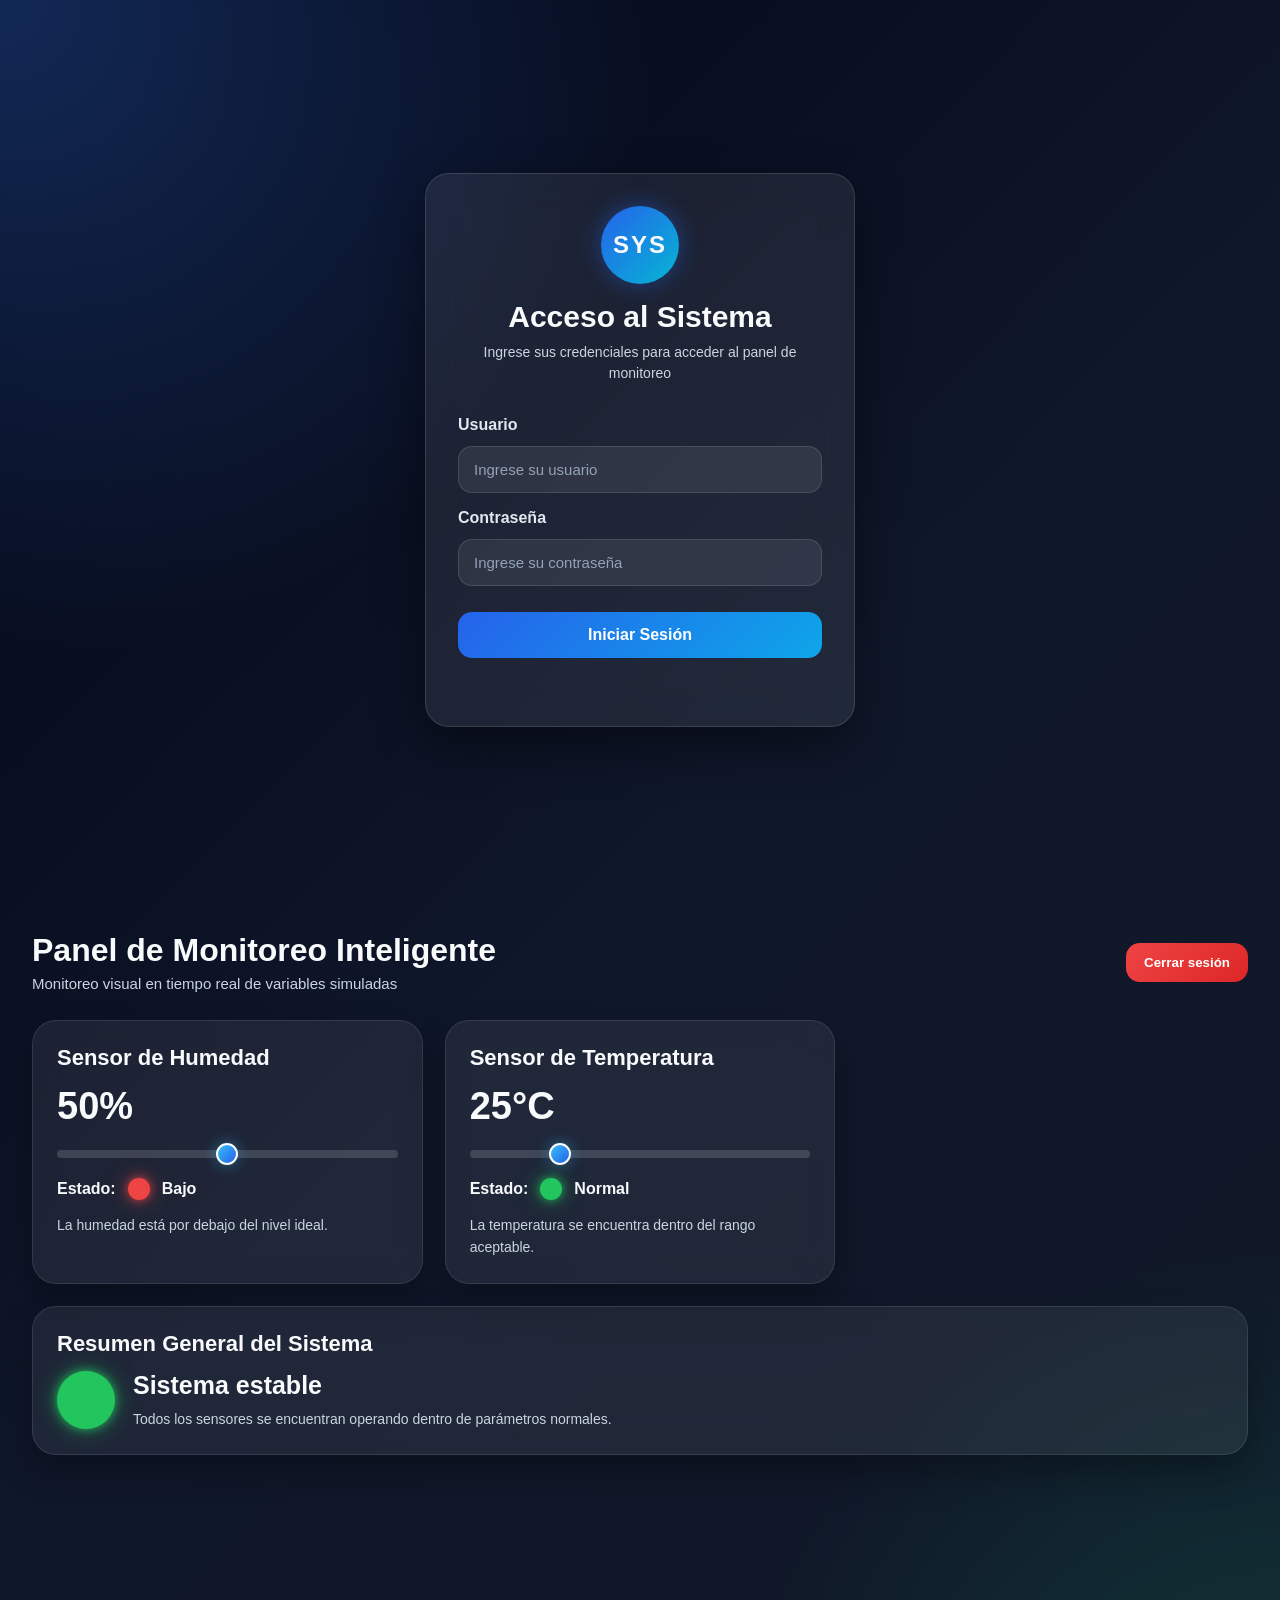
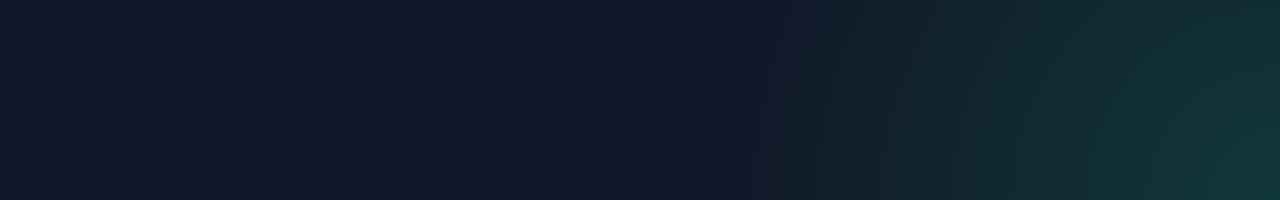
<file: proyecto_sensores/index.html>
<!DOCTYPE html>
<html lang="es">
<head>
  <meta charset="UTF-8">
  <meta name="viewport" content="width=device-width, initial-scale=1.0">
  <title>Panel de Monitoreo Inteligente</title>
  <link rel="stylesheet" href="style.css">
</head>
<body>

  <!-- LOGIN -->
  <section class="screen login-screen" id="loginContainer">
    <div class="login-card">
      <div class="login-top">
        <div class="system-badge">SYS</div>
        <h1>Acceso al Sistema</h1>
        <p>Ingrese sus credenciales para acceder al panel de monitoreo</p>
      </div>

      <form id="loginForm" class="login-form">
        <label for="username">Usuario</label>
        <input type="text" id="username" placeholder="Ingrese su usuario" required>

        <label for="password">Contraseña</label>
        <input type="password" id="password" placeholder="Ingrese su contraseña" required>

        <button type="submit">Iniciar Sesión</button>
        <p id="errorMessage" class="error-message"></p>
      </form>
    </div>
  </section>

  <!-- PANEL PRINCIPAL -->
  <section class="screen main-screen hidden" id="mainContainer">
    <header class="topbar">
      <div>
        <h2>Panel de Monitoreo Inteligente</h2>
        <p>Monitoreo visual en tiempo real de variables simuladas</p>
      </div>
      <button id="logoutBtn" class="logout-btn">Cerrar sesión</button>
    </header>

    <main class="dashboard">

      <!-- SENSOR HUMEDAD -->
      <div class="card">
        <h3>Sensor de Humedad</h3>
        <p class="sensor-value"><span id="humidityValue">50</span>%</p>
        <input type="range" id="humiditySlider" min="0" max="100" value="50">

        <div class="led-row">
          <span>Estado:</span>
          <div class="led red" id="humidityLed"></div>
          <span id="humidityStatus">Bajo</span>
        </div>

        <p id="humidityDetail" class="detail">
          La humedad está por debajo del nivel ideal.
        </p>
      </div>

      <!-- SENSOR TEMPERATURA -->
      <div class="card">
        <h3>Sensor de Temperatura</h3>
        <p class="sensor-value"><span id="tempValue">25</span>°C</p>
        <input type="range" id="tempSlider" min="0" max="100" value="25">

        <div class="led-row">
          <span>Estado:</span>
          <div class="led green" id="tempLed"></div>
          <span id="tempStatus">Normal</span>
        </div>

        <p id="tempDetail" class="detail">
          La temperatura se encuentra dentro del rango aceptable.
        </p>
      </div>

      <!-- ESTADO GENERAL -->
      <div class="card full-width">
        <h3>Resumen General del Sistema</h3>
        <div class="system-status">
          <div class="big-led green" id="generalLed"></div>
          <div>
            <p id="generalStatus" class="general-status-text">Sistema estable</p>
            <p id="generalMessage" class="detail">
              Todos los sensores se encuentran operando dentro de parámetros normales.
            </p>
          </div>
        </div>
      </div>

    </main>
  </section>

  <script src="script.js"></script>
</body>
</html>
</file>
<file: proyecto_sensores/style.css>
* {
  margin: 0;
  padding: 0;
  box-sizing: border-box;
  font-family: "Segoe UI", Tahoma, Geneva, Verdana, sans-serif;
}

body {
  min-height: 100vh;
  color: #f8fafc;
  background:
    radial-gradient(circle at top left, rgba(59,130,246,0.28), transparent 30%),
    radial-gradient(circle at bottom right, rgba(16,185,129,0.20), transparent 25%),
    linear-gradient(135deg, #020617, #0f172a, #111827);
}

/* CONTENEDORES */
.screen {
  min-height: 100vh;
  display: flex;
  justify-content: center;
  align-items: center;
  padding: 24px;
}

.hidden {
  display: none;
}

/* LOGIN */
.login-card {
  width: 100%;
  max-width: 430px;
  background: rgba(255, 255, 255, 0.08);
  border: 1px solid rgba(255,255,255,0.12);
  backdrop-filter: blur(18px);
  -webkit-backdrop-filter: blur(18px);
  border-radius: 24px;
  padding: 32px;
  box-shadow: 0 20px 50px rgba(0,0,0,0.45);
}

.login-top {
  text-align: center;
  margin-bottom: 28px;
}

.system-badge {
  width: 78px;
  height: 78px;
  margin: 0 auto 16px;
  border-radius: 50%;
  background: linear-gradient(135deg, #2563eb, #06b6d4);
  display: flex;
  align-items: center;
  justify-content: center;
  font-weight: 800;
  letter-spacing: 2px;
  font-size: 24px;
  box-shadow: 0 0 25px rgba(37,99,235,0.45);
}

.login-top h1 {
  font-size: 30px;
  margin-bottom: 8px;
  font-weight: 700;
}

.login-top p {
  color: #cbd5e1;
  font-size: 14px;
  line-height: 1.5;
}

.login-form {
  display: flex;
  flex-direction: column;
  gap: 12px;
}

.login-form label {
  font-weight: 600;
  color: #e2e8f0;
  margin-top: 4px;
}

.login-form input {
  padding: 14px 15px;
  border-radius: 14px;
  border: 1px solid rgba(255,255,255,0.12);
  background: rgba(255,255,255,0.08);
  color: white;
  outline: none;
  font-size: 15px;
  transition: 0.25s ease;
}

.login-form input::placeholder {
  color: #94a3b8;
}

.login-form input:focus {
  border-color: rgba(59,130,246,0.7);
  box-shadow: 0 0 0 4px rgba(59,130,246,0.14);
}

.login-form button {
  margin-top: 14px;
  padding: 14px;
  border: none;
  border-radius: 14px;
  background: linear-gradient(135deg, #2563eb, #0ea5e9);
  color: white;
  font-size: 16px;
  font-weight: 700;
  cursor: pointer;
  transition: transform 0.2s ease, box-shadow 0.2s ease;
}

.login-form button:hover {
  transform: translateY(-2px);
  box-shadow: 0 12px 25px rgba(37,99,235,0.35);
}

.error-message {
  color: #fca5a5;
  font-size: 14px;
  text-align: center;
  min-height: 20px;
  margin-top: 4px;
}

/* PANEL PRINCIPAL */
.main-screen {
  display: block;
  padding: 32px;
}

.topbar {
  display: flex;
  justify-content: space-between;
  align-items: center;
  gap: 20px;
  flex-wrap: wrap;
  margin-bottom: 28px;
}

.topbar h2 {
  font-size: 32px;
  font-weight: 800;
  margin-bottom: 6px;
}

.topbar p {
  color: #cbd5e1;
  font-size: 15px;
}

.logout-btn {
  padding: 12px 18px;
  border: none;
  border-radius: 14px;
  background: linear-gradient(135deg, #ef4444, #dc2626);
  color: white;
  font-weight: 700;
  cursor: pointer;
  transition: transform 0.2s ease, box-shadow 0.2s ease;
}

.logout-btn:hover {
  transform: translateY(-2px);
  box-shadow: 0 12px 22px rgba(239,68,68,0.28);
}

/* GRID */
.dashboard {
  display: grid;
  grid-template-columns: repeat(auto-fit, minmax(320px, 1fr));
  gap: 22px;
}

/* TARJETAS */
.card {
  background: rgba(255,255,255,0.07);
  border: 1px solid rgba(255,255,255,0.10);
  border-radius: 24px;
  padding: 24px;
  box-shadow: 0 18px 35px rgba(0,0,0,0.30);
  backdrop-filter: blur(14px);
  -webkit-backdrop-filter: blur(14px);
  transition: transform 0.25s ease, box-shadow 0.25s ease;
}

.card:hover {
  transform: translateY(-4px);
  box-shadow: 0 24px 42px rgba(0,0,0,0.36);
}

.card h3 {
  font-size: 22px;
  margin-bottom: 14px;
  font-weight: 700;
}

.sensor-value {
  font-size: 38px;
  font-weight: 800;
  margin-bottom: 16px;
  color: #f8fafc;
}

.detail {
  color: #cbd5e1;
  line-height: 1.6;
  font-size: 14px;
}

.full-width {
  grid-column: 1 / -1;
}

/* SLIDERS */
input[type="range"] {
  width: 100%;
  appearance: none;
  height: 8px;
  border-radius: 999px;
  background: rgba(255,255,255,0.15);
  outline: none;
  margin-bottom: 20px;
}

input[type="range"]::-webkit-slider-thumb {
  appearance: none;
  width: 22px;
  height: 22px;
  border-radius: 50%;
  background: linear-gradient(135deg, #38bdf8, #2563eb);
  border: 2px solid white;
  cursor: pointer;
  box-shadow: 0 0 15px rgba(56,189,248,0.45);
}

input[type="range"]::-moz-range-thumb {
  width: 22px;
  height: 22px;
  border-radius: 50%;
  background: linear-gradient(135deg, #38bdf8, #2563eb);
  border: 2px solid white;
  cursor: pointer;
}

/* LEDS */
.led-row {
  display: flex;
  align-items: center;
  gap: 12px;
  margin-bottom: 14px;
  font-weight: 600;
}

.led,
.big-led {
  border-radius: 50%;
  position: relative;
}

.led {
  width: 22px;
  height: 22px;
}

.big-led {
  width: 58px;
  height: 58px;
}

.red {
  background: #ef4444;
  box-shadow:
    0 0 10px rgba(239,68,68,0.8),
    0 0 22px rgba(239,68,68,0.5);
}

.green {
  background: #22c55e;
  box-shadow:
    0 0 10px rgba(34,197,94,0.8),
    0 0 22px rgba(34,197,94,0.5);
}

.yellow {
  background: #facc15;
  box-shadow:
    0 0 10px rgba(250,204,21,0.85),
    0 0 22px rgba(250,204,21,0.55);
}

/* ESTADO GENERAL */
.system-status {
  display: flex;
  align-items: center;
  gap: 18px;
}

.general-status-text {
  font-size: 25px;
  font-weight: 800;
  margin-bottom: 8px;
}

/* RESPONSIVE */
@media (max-width: 700px) {
  .main-screen {
    padding: 20px;
  }

  .topbar h2 {
    font-size: 25px;
  }

  .sensor-value {
    font-size: 32px;
  }

  .general-status-text {
    font-size: 21px;
  }

  .system-status {
    flex-direction: column;
    align-items: flex-start;
  }
}
</file>
